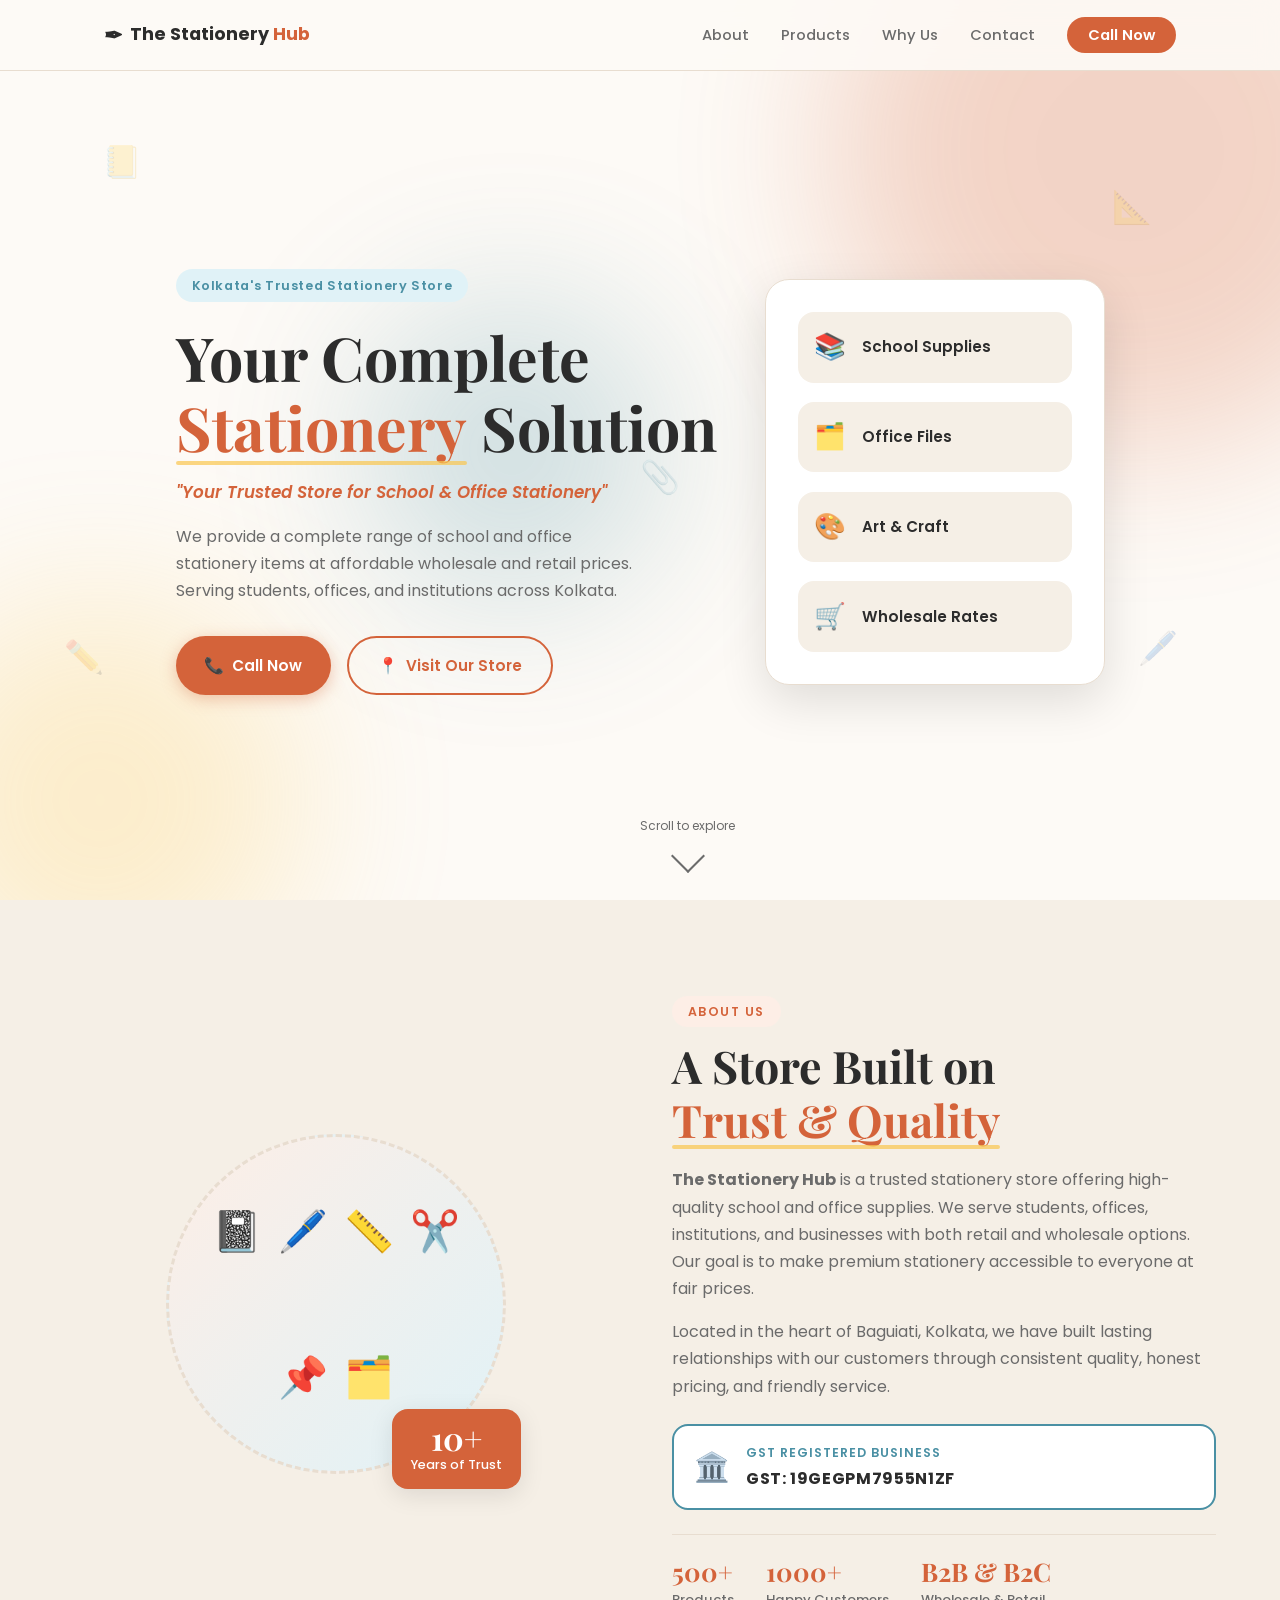
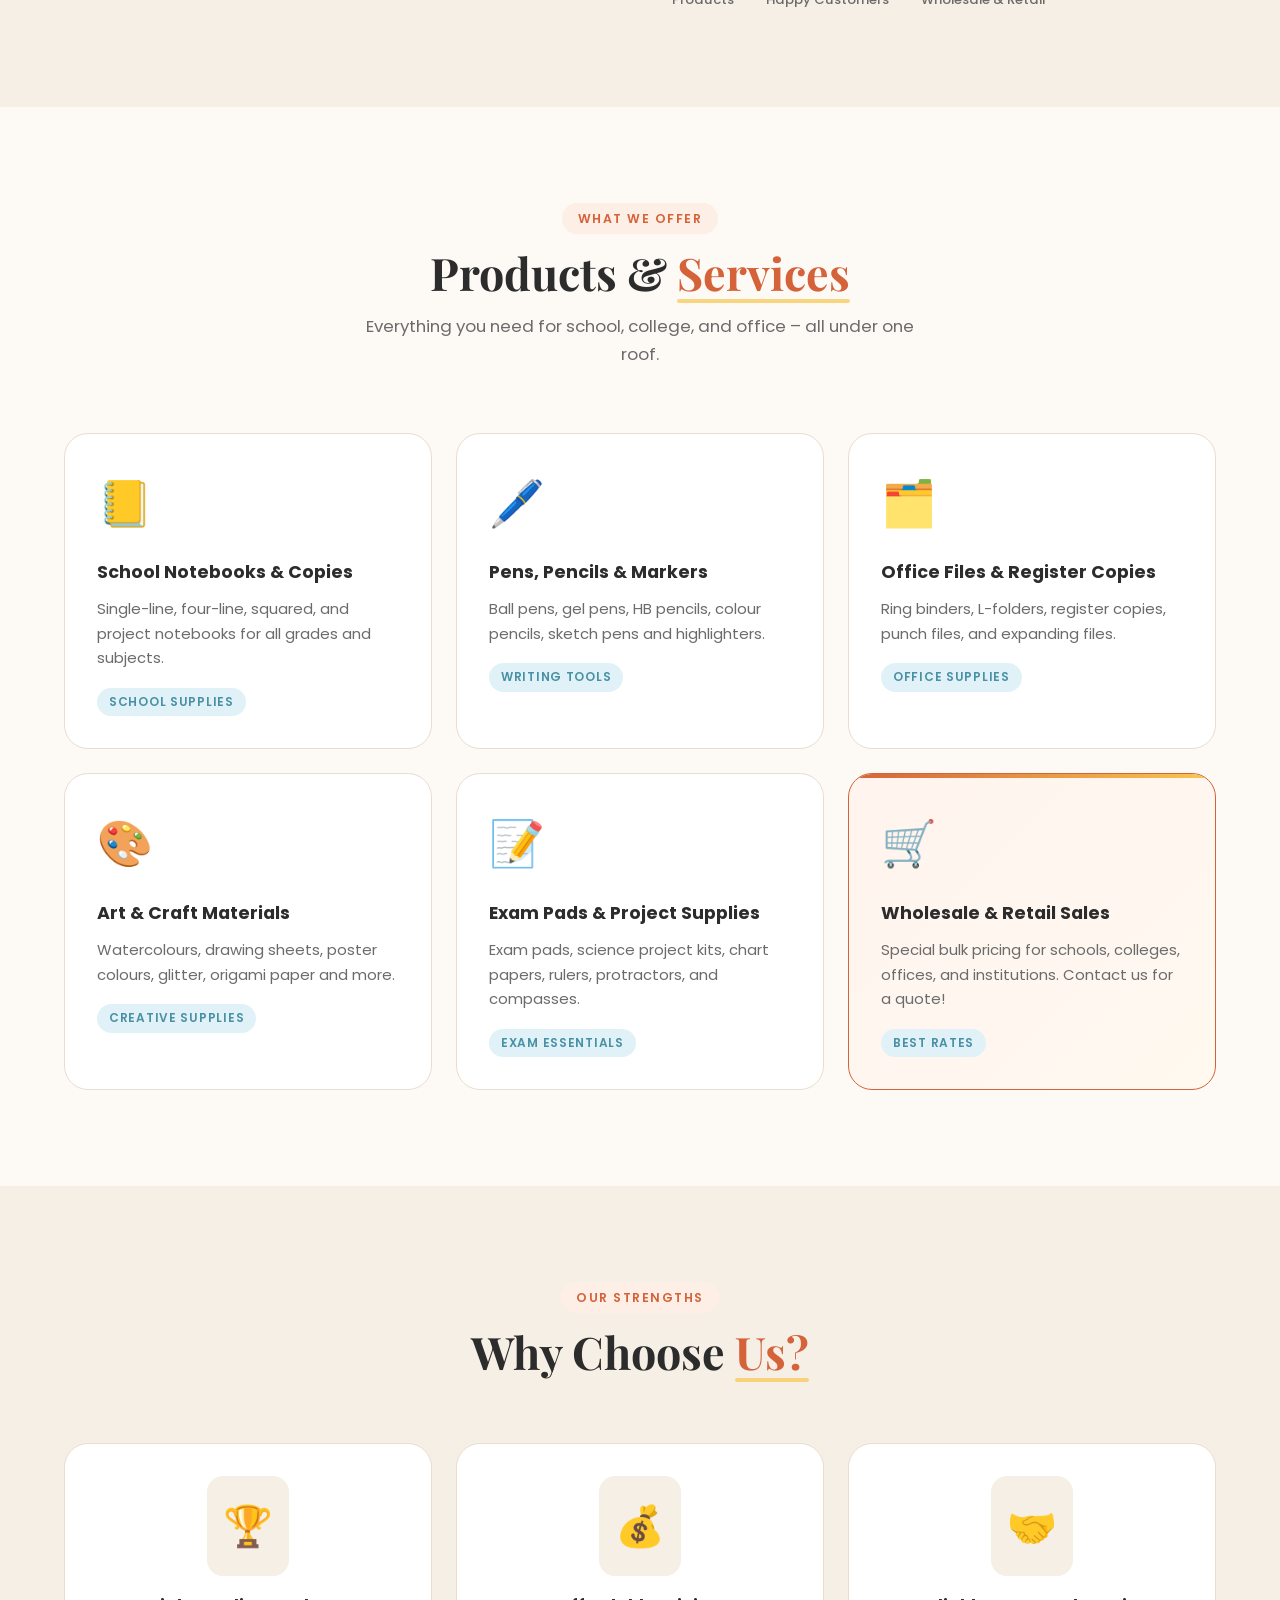
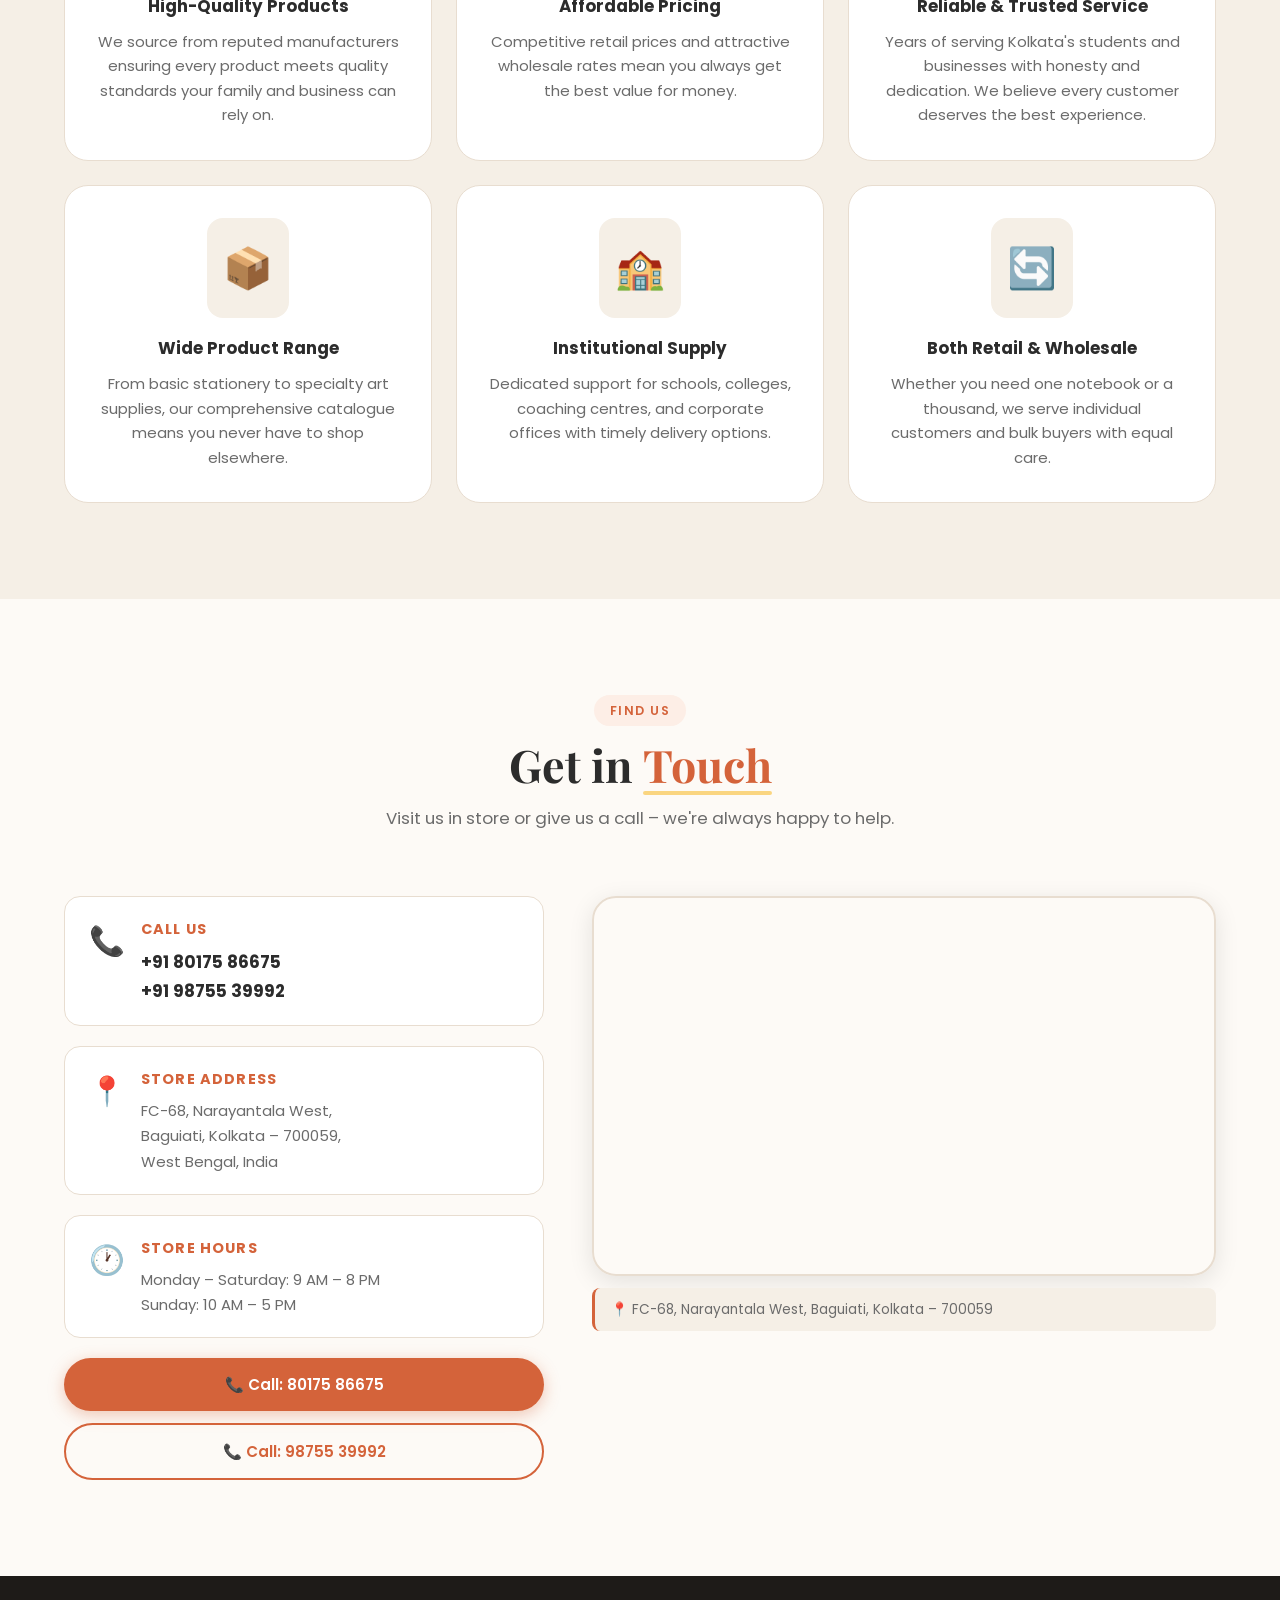
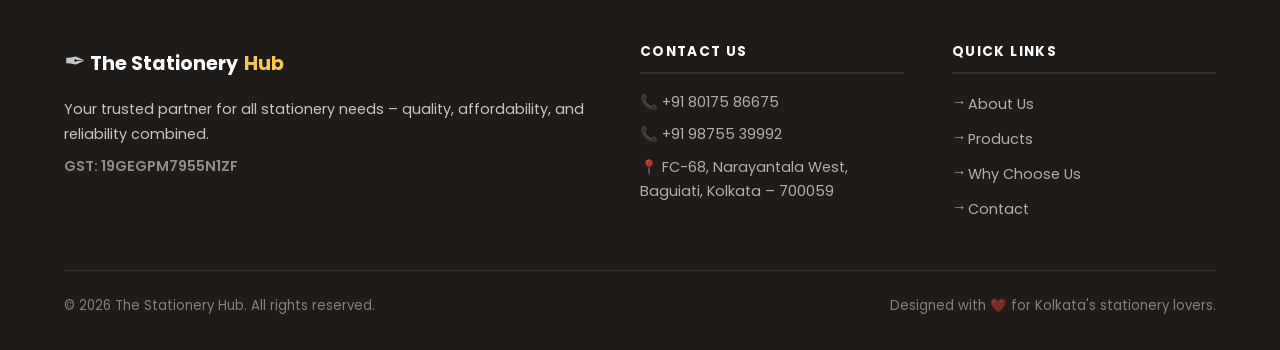
<file: files/index.html>
<!DOCTYPE html>
<html lang="en">
<head>
  <!-- =============================================
       SEO Meta Tags
  ============================================== -->
  <meta charset="UTF-8" />
  <meta name="viewport" content="width=device-width, initial-scale=1.0" />
  <meta name="description" content="The Stationery Hub – Your trusted store for school and office stationery in Baguiati, Kolkata. Wholesale and retail pricing available." />
  <meta name="keywords" content="stationery, school supplies, office supplies, notebooks, pens, files, Baguiati, Kolkata, wholesale stationery, retail stationery" />
  <meta name="author" content="The Stationery Hub" />
  <meta property="og:title" content="The Stationery Hub – School & Office Stationery" />
  <meta property="og:description" content="Complete range of school and office stationery at affordable wholesale and retail prices." />
  <meta property="og:type" content="website" />
  <title>The Stationery Hub – School &amp; Office Stationery, Kolkata</title>

  <!-- Google Fonts -->
  <link rel="preconnect" href="https://fonts.googleapis.com" />
  <link rel="preconnect" href="https://fonts.gstatic.com" crossorigin />
  <link href="https://fonts.googleapis.com/css2?family=Poppins:wght@300;400;500;600;700;800&family=Playfair+Display:wght@700;800&display=swap" rel="stylesheet" />

  <!-- Stylesheet -->
  <link rel="stylesheet" href="style.css" />
</head>
<body>

  <!-- =============================================
       NAVIGATION / HEADER
  ============================================== -->
  <header class="site-header" id="top">
    <nav class="navbar">
      <!-- Logo -->
      <a href="#top" class="nav-logo">
        <span class="logo-icon">✒</span>
        <span class="logo-text">The Stationery <em>Hub</em></span>
      </a>

      <!-- Desktop Navigation Links -->
      <ul class="nav-links" id="navLinks">
        <li><a href="#about">About</a></li>
        <li><a href="#products">Products</a></li>
        <li><a href="#why-us">Why Us</a></li>
        <li><a href="#contact">Contact</a></li>
        <li><a href="tel:8017586675" class="nav-cta">Call Now</a></li>
      </ul>

      <!-- Hamburger Button (Mobile) -->
      <button class="hamburger" id="hamburger" aria-label="Toggle navigation menu">
        <span></span>
        <span></span>
        <span></span>
      </button>
    </nav>
  </header>

  <main>

    <!-- =============================================
         HERO SECTION
    ============================================== -->
    <section class="hero" id="hero">
      <!-- Decorative background blobs -->
      <div class="blob blob-1"></div>
      <div class="blob blob-2"></div>
      <div class="blob blob-3"></div>

      <!-- Floating stationery illustrations -->
      <div class="float-item fi-1">📒</div>
      <div class="float-item fi-2">✏️</div>
      <div class="float-item fi-3">📐</div>
      <div class="float-item fi-4">🖊️</div>
      <div class="float-item fi-5">📎</div>

      <div class="hero-content">
        <span class="hero-badge">Kolkata's Trusted Stationery Store</span>
        <h1 class="hero-title">
          Your Complete<br />
          <span class="highlight">Stationery</span> Solution
        </h1>
        <p class="hero-tagline">"Your Trusted Store for School &amp; Office Stationery"</p>
        <p class="hero-desc">
          We provide a complete range of school and office stationery items at affordable
          wholesale and retail prices. Serving students, offices, and institutions across Kolkata.
        </p>
        <div class="hero-buttons">
          <a href="tel:8017586675" class="btn btn-primary">
            <span class="btn-icon">📞</span> Call Now
          </a>
          <a href="#contact" class="btn btn-outline">
            <span class="btn-icon">📍</span> Visit Our Store
          </a>
        </div>
      </div>

      <!-- Decorative card -->
      <div class="hero-card">
        <div class="hero-card-inner">
          <div class="card-row"><span>📚</span><p>School Supplies</p></div>
          <div class="card-row"><span>🗂️</span><p>Office Files</p></div>
          <div class="card-row"><span>🎨</span><p>Art &amp; Craft</p></div>
          <div class="card-row"><span>🛒</span><p>Wholesale Rates</p></div>
        </div>
      </div>

      <!-- Scroll cue -->
      <div class="scroll-cue">
        <span>Scroll to explore</span>
        <div class="scroll-arrow"></div>
      </div>
    </section>

    <!-- =============================================
         ABOUT SECTION
    ============================================== -->
    <section class="about section-pad" id="about">
      <div class="container">
        <div class="about-grid">

          <!-- Illustration side -->
          <div class="about-visual" aria-hidden="true">
            <div class="about-illus-wrap">
              <div class="illus-circle"></div>
              <div class="illus-items">
                <div class="illus-item">📓</div>
                <div class="illus-item">🖊️</div>
                <div class="illus-item">📏</div>
                <div class="illus-item">✂️</div>
                <div class="illus-item">📌</div>
                <div class="illus-item">🗂️</div>
              </div>
              <div class="illus-badge">
                <span class="illus-badge-num">10+</span>
                <span>Years of Trust</span>
              </div>
            </div>
          </div>

          <!-- Text side -->
          <div class="about-text">
            <span class="section-label">About Us</span>
            <h2 class="section-title">A Store Built on <span class="highlight">Trust &amp; Quality</span></h2>
            <p>
              <strong>The Stationery Hub</strong> is a trusted stationery store offering high-quality
              school and office supplies. We serve students, offices, institutions, and businesses with
              both retail and wholesale options. Our goal is to make premium stationery accessible to
              everyone at fair prices.
            </p>
            <p>
              Located in the heart of Baguiati, Kolkata, we have built lasting relationships with our
              customers through consistent quality, honest pricing, and friendly service.
            </p>

            <!-- GST Badge -->
            <div class="gst-badge">
              <span class="gst-icon">🏛️</span>
              <div>
                <span class="gst-label">GST Registered Business</span>
                <span class="gst-number">GST: 19GEGPM7955N1ZF</span>
              </div>
            </div>

            <div class="about-stats">
              <div class="stat">
                <span class="stat-num">500+</span>
                <span class="stat-label">Products</span>
              </div>
              <div class="stat">
                <span class="stat-num">1000+</span>
                <span class="stat-label">Happy Customers</span>
              </div>
              <div class="stat">
                <span class="stat-num">B2B &amp; B2C</span>
                <span class="stat-label">Wholesale &amp; Retail</span>
              </div>
            </div>
          </div>
        </div>
      </div>
    </section>

    <!-- =============================================
         PRODUCTS & SERVICES SECTION
    ============================================== -->
    <section class="products section-pad" id="products">
      <div class="container">
        <div class="section-header">
          <span class="section-label">What We Offer</span>
          <h2 class="section-title">Products &amp; <span class="highlight">Services</span></h2>
          <p class="section-sub">Everything you need for school, college, and office – all under one roof.</p>
        </div>

        <div class="products-grid">

          <article class="product-card">
            <div class="pc-icon">📒</div>
            <h3>School Notebooks &amp; Copies</h3>
            <p>Single-line, four-line, squared, and project notebooks for all grades and subjects.</p>
            <div class="pc-tag">School Supplies</div>
          </article>

          <article class="product-card">
            <div class="pc-icon">🖊️</div>
            <h3>Pens, Pencils &amp; Markers</h3>
            <p>Ball pens, gel pens, HB pencils, colour pencils, sketch pens and highlighters.</p>
            <div class="pc-tag">Writing Tools</div>
          </article>

          <article class="product-card">
            <div class="pc-icon">🗂️</div>
            <h3>Office Files &amp; Register Copies</h3>
            <p>Ring binders, L-folders, register copies, punch files, and expanding files.</p>
            <div class="pc-tag">Office Supplies</div>
          </article>

          <article class="product-card">
            <div class="pc-icon">🎨</div>
            <h3>Art &amp; Craft Materials</h3>
            <p>Watercolours, drawing sheets, poster colours, glitter, origami paper and more.</p>
            <div class="pc-tag">Creative Supplies</div>
          </article>

          <article class="product-card">
            <div class="pc-icon">📝</div>
            <h3>Exam Pads &amp; Project Supplies</h3>
            <p>Exam pads, science project kits, chart papers, rulers, protractors, and compasses.</p>
            <div class="pc-tag">Exam Essentials</div>
          </article>

          <article class="product-card product-card--accent">
            <div class="pc-icon">🛒</div>
            <h3>Wholesale &amp; Retail Sales</h3>
            <p>Special bulk pricing for schools, colleges, offices, and institutions. Contact us for a quote!</p>
            <div class="pc-tag">Best Rates</div>
          </article>

        </div>
      </div>
    </section>

    <!-- =============================================
         WHY CHOOSE US SECTION
    ============================================== -->
    <section class="why-us section-pad" id="why-us">
      <div class="container">
        <div class="section-header">
          <span class="section-label">Our Strengths</span>
          <h2 class="section-title">Why Choose <span class="highlight">Us?</span></h2>
        </div>

        <div class="why-grid">

          <div class="why-card">
            <div class="why-icon">🏆</div>
            <h3>High-Quality Products</h3>
            <p>We source from reputed manufacturers ensuring every product meets quality standards your family and business can rely on.</p>
          </div>

          <div class="why-card">
            <div class="why-icon">💰</div>
            <h3>Affordable Pricing</h3>
            <p>Competitive retail prices and attractive wholesale rates mean you always get the best value for money.</p>
          </div>

          <div class="why-card">
            <div class="why-icon">🤝</div>
            <h3>Reliable &amp; Trusted Service</h3>
            <p>Years of serving Kolkata's students and businesses with honesty and dedication. We believe every customer deserves the best experience.</p>
          </div>

          <div class="why-card">
            <div class="why-icon">📦</div>
            <h3>Wide Product Range</h3>
            <p>From basic stationery to specialty art supplies, our comprehensive catalogue means you never have to shop elsewhere.</p>
          </div>

          <div class="why-card">
            <div class="why-icon">🏫</div>
            <h3>Institutional Supply</h3>
            <p>Dedicated support for schools, colleges, coaching centres, and corporate offices with timely delivery options.</p>
          </div>

          <div class="why-card">
            <div class="why-icon">🔄</div>
            <h3>Both Retail &amp; Wholesale</h3>
            <p>Whether you need one notebook or a thousand, we serve individual customers and bulk buyers with equal care.</p>
          </div>

        </div>
      </div>
    </section>

    <!-- =============================================
         CONTACT SECTION
    ============================================== -->
    <section class="contact section-pad" id="contact">
      <div class="container">
        <div class="section-header">
          <span class="section-label">Find Us</span>
          <h2 class="section-title">Get in <span class="highlight">Touch</span></h2>
          <p class="section-sub">Visit us in store or give us a call – we're always happy to help.</p>
        </div>

        <div class="contact-grid">

          <!-- Contact Info Cards -->
          <div class="contact-info">

            <div class="contact-card">
              <div class="cc-icon">📞</div>
              <div class="cc-body">
                <h3>Call Us</h3>
                <a href="tel:8017586675" class="phone-link">+91 80175 86675</a>
                <a href="tel:9875539992" class="phone-link">+91 98755 39992</a>
              </div>
            </div>

            <div class="contact-card">
              <div class="cc-icon">📍</div>
              <div class="cc-body">
                <h3>Store Address</h3>
                <address>
                  FC-68, Narayantala West,<br />
                  Baguiati, Kolkata – 700059,<br />
                  West Bengal, India
                </address>
              </div>
            </div>

            <div class="contact-card">
              <div class="cc-icon">🕐</div>
              <div class="cc-body">
                <h3>Store Hours</h3>
                <p>Monday – Saturday: 9 AM – 8 PM</p>
                <p>Sunday: 10 AM – 5 PM</p>
              </div>
            </div>

            <!-- CTA Buttons -->
            <div class="contact-cta-group">
              <a href="tel:8017586675" class="btn btn-primary btn-full">📞 Call: 80175 86675</a>
              <a href="tel:9875539992" class="btn btn-outline btn-full">📞 Call: 98755 39992</a>
            </div>
          </div>

          <!-- Map Embed -->
          <div class="contact-map">
            <div class="map-wrapper">
              <!-- Google Maps embed for Baguiati, Kolkata area -->
              <iframe
                title="The Stationery Hub Location – Baguiati, Kolkata"
                src="https://www.google.com/maps/embed?pb=!1m18!1m12!1m3!1d14727.714866437086!2d88.39786!3d22.62200!2m3!1f0!2f0!3f0!3m2!1i1024!2i768!4f13.1!3m3!1m2!1s0x39f89e7000000001%3A0x0!2sBaguiati%2C%20Kolkata%2C%20West%20Bengal%20700059!5e0!3m2!1sen!2sin!4v1700000000000!5m2!1sen!2sin"
                width="100%"
                height="100%"
                style="border:0;"
                allowfullscreen=""
                loading="lazy"
                referrerpolicy="no-referrer-when-downgrade">
              </iframe>
            </div>
            <div class="map-label">
              <span>📍 FC-68, Narayantala West, Baguiati, Kolkata – 700059</span>
            </div>
          </div>

        </div>
      </div>
    </section>

  </main>

  <!-- =============================================
       FOOTER
  ============================================== -->
  <footer class="site-footer">
    <div class="container">
      <div class="footer-grid">

        <div class="footer-brand">
          <span class="logo-icon">✒</span>
          <span class="logo-text">The Stationery <em>Hub</em></span>
          <p>Your trusted partner for all stationery needs – quality, affordability, and reliability combined.</p>
          <p class="footer-gst">GST: 19GEGPM7955N1ZF</p>
        </div>

        <div class="footer-contact">
          <h4>Contact Us</h4>
          <a href="tel:8017586675">📞 +91 80175 86675</a>
          <a href="tel:9875539992">📞 +91 98755 39992</a>
          <address>
            📍 FC-68, Narayantala West,<br />
            Baguiati, Kolkata – 700059
          </address>
        </div>

        <div class="footer-links">
          <h4>Quick Links</h4>
          <ul>
            <li><a href="#about">About Us</a></li>
            <li><a href="#products">Products</a></li>
            <li><a href="#why-us">Why Choose Us</a></li>
            <li><a href="#contact">Contact</a></li>
          </ul>
        </div>

      </div>

      <div class="footer-bottom">
        <p>© 2026 The Stationery Hub. All rights reserved.</p>
        <p>Designed with ❤️ for Kolkata's stationery lovers.</p>
      </div>
    </div>
  </footer>

  <!-- JavaScript -->
  <script src="script.js"></script>
</body>
</html>
</file>
<file: files/style.css>
/* ================================================
   THE STATIONERY HUB – style.css
   Custom CSS (no framework) | Mobile-first design
   ================================================ */

/* -----------------------------------
   CSS CUSTOM PROPERTIES (Variables)
----------------------------------- */
:root {
  /* Brand Palette */
  --clr-bg:          #FDFAF6;         /* warm off-white */
  --clr-bg-alt:      #F5EFE6;         /* light peach section bg */
  --clr-primary:     #D4633A;         /* terracotta-orange */
  --clr-primary-dk:  #B84E2C;
  --clr-accent:      #4A90A4;         /* slate teal accent */
  --clr-accent-lt:   #E0F2F7;
  --clr-yellow:      #F9C74F;
  --clr-green:       #90BE6D;
  --clr-text:        #2C2C2C;
  --clr-text-lt:     #6B6B6B;
  --clr-white:       #FFFFFF;
  --clr-border:      #E8DDD0;

  /* Typography */
  --font-main: 'Poppins', sans-serif;
  --font-display: 'Playfair Display', serif;

  /* Spacing */
  --sp-xs:  0.5rem;
  --sp-sm:  1rem;
  --sp-md:  2rem;
  --sp-lg:  4rem;
  --sp-xl:  6rem;

  /* Radii */
  --radius-sm: 8px;
  --radius-md: 16px;
  --radius-lg: 24px;
  --radius-xl: 40px;
  --radius-full: 9999px;

  /* Shadows */
  --shadow-sm: 0 2px 8px rgba(0,0,0,0.08);
  --shadow-md: 0 6px 24px rgba(0,0,0,0.10);
  --shadow-lg: 0 16px 48px rgba(0,0,0,0.12);

  /* Transitions */
  --ease: cubic-bezier(0.4, 0, 0.2, 1);
  --transition: 0.3s var(--ease);
}

/* -----------------------------------
   RESET & BASE
----------------------------------- */
*, *::before, *::after { box-sizing: border-box; margin: 0; padding: 0; }
html { scroll-behavior: smooth; font-size: 16px; }
body {
  font-family: var(--font-main);
  background: var(--clr-bg);
  color: var(--clr-text);
  line-height: 1.7;
  overflow-x: hidden;
}
img { max-width: 100%; display: block; }
a { text-decoration: none; color: inherit; }
ul { list-style: none; }
address { font-style: normal; }
button { cursor: pointer; border: none; background: none; font-family: inherit; }

/* -----------------------------------
   CONTAINER & LAYOUT UTILITIES
----------------------------------- */
.container {
  width: 90%;
  max-width: 1200px;
  margin: 0 auto;
}

.section-pad { padding: var(--sp-xl) 0; }

.section-header {
  text-align: center;
  margin-bottom: var(--sp-lg);
}

.section-label {
  display: inline-block;
  font-size: 0.78rem;
  font-weight: 600;
  letter-spacing: 0.12em;
  text-transform: uppercase;
  color: var(--clr-primary);
  background: #FDEEE6;
  padding: 0.3rem 1rem;
  border-radius: var(--radius-full);
  margin-bottom: 0.75rem;
}

.section-title {
  font-family: var(--font-display);
  font-size: clamp(1.8rem, 4vw, 2.8rem);
  line-height: 1.2;
  color: var(--clr-text);
  margin-bottom: 0.75rem;
}

.section-sub {
  font-size: 1.05rem;
  color: var(--clr-text-lt);
  max-width: 560px;
  margin: 0 auto;
}

.highlight {
  color: var(--clr-primary);
  position: relative;
  display: inline-block;
}
.highlight::after {
  content: '';
  position: absolute;
  left: 0; bottom: -3px;
  width: 100%; height: 4px;
  background: var(--clr-yellow);
  border-radius: 2px;
  opacity: 0.7;
}

/* -----------------------------------
   BUTTONS
----------------------------------- */
.btn {
  display: inline-flex;
  align-items: center;
  gap: 0.5rem;
  padding: 0.85rem 1.8rem;
  border-radius: var(--radius-full);
  font-size: 0.95rem;
  font-weight: 600;
  font-family: var(--font-main);
  transition: transform var(--transition), box-shadow var(--transition), background var(--transition);
  white-space: nowrap;
}
.btn:hover { transform: translateY(-2px); }
.btn:active { transform: translateY(0); }

.btn-primary {
  background: var(--clr-primary);
  color: var(--clr-white);
  box-shadow: 0 4px 16px rgba(212, 99, 58, 0.35);
}
.btn-primary:hover {
  background: var(--clr-primary-dk);
  box-shadow: 0 8px 24px rgba(212, 99, 58, 0.45);
}

.btn-outline {
  background: transparent;
  color: var(--clr-primary);
  border: 2px solid var(--clr-primary);
}
.btn-outline:hover {
  background: var(--clr-primary);
  color: var(--clr-white);
}

.btn-full { width: 100%; justify-content: center; }

.btn-icon { font-size: 1rem; }

/* -----------------------------------
   NAVIGATION
----------------------------------- */
.site-header {
  position: fixed;
  top: 0; left: 0; right: 0;
  z-index: 1000;
  background: rgba(253, 250, 246, 0.92);
  backdrop-filter: blur(12px);
  -webkit-backdrop-filter: blur(12px);
  border-bottom: 1px solid var(--clr-border);
  transition: box-shadow var(--transition);
}
.site-header.scrolled { box-shadow: var(--shadow-md); }

.navbar {
  display: flex;
  align-items: center;
  justify-content: space-between;
  padding: 1rem 5%;
  max-width: 1200px;
  margin: 0 auto;
}

.nav-logo {
  display: flex;
  align-items: center;
  gap: 0.5rem;
  font-weight: 700;
  font-size: 1.1rem;
  color: var(--clr-text);
}
.nav-logo .logo-icon { font-size: 1.4rem; }
.nav-logo em {
  font-style: normal;
  color: var(--clr-primary);
}

.nav-links {
  display: flex;
  align-items: center;
  gap: 2rem;
}
.nav-links a {
  font-size: 0.92rem;
  font-weight: 500;
  color: var(--clr-text-lt);
  transition: color var(--transition);
  position: relative;
}
.nav-links a:not(.nav-cta):hover { color: var(--clr-primary); }
.nav-links a:not(.nav-cta)::after {
  content: '';
  position: absolute;
  left: 0; bottom: -3px;
  width: 0; height: 2px;
  background: var(--clr-primary);
  transition: width var(--transition);
  border-radius: 2px;
}
.nav-links a:not(.nav-cta):hover::after { width: 100%; }

.nav-cta {
  background: var(--clr-primary);
  color: var(--clr-white) !important;
  padding: 0.5rem 1.3rem;
  border-radius: var(--radius-full);
  font-weight: 600 !important;
  transition: background var(--transition), box-shadow var(--transition) !important;
}
.nav-cta:hover {
  background: var(--clr-primary-dk) !important;
  box-shadow: 0 4px 16px rgba(212, 99, 58, 0.3);
}

/* Hamburger */
.hamburger {
  display: none;
  flex-direction: column;
  gap: 5px;
  width: 30px;
  padding: 4px 0;
}
.hamburger span {
  display: block;
  height: 2.5px;
  background: var(--clr-text);
  border-radius: 2px;
  transition: transform var(--transition), opacity var(--transition);
}

/* -----------------------------------
   HERO SECTION
----------------------------------- */
.hero {
  min-height: 100vh;
  padding: calc(80px + 3rem) 5% 4rem;
  display: flex;
  align-items: center;
  justify-content: center;
  gap: 3rem;
  flex-wrap: wrap;
  position: relative;
  overflow: hidden;
  background: var(--clr-bg);
}

/* Background blobs */
.blob {
  position: absolute;
  border-radius: 50%;
  filter: blur(80px);
  opacity: 0.25;
  pointer-events: none;
}
.blob-1 {
  width: 600px; height: 600px;
  background: var(--clr-primary);
  top: -150px; right: -150px;
}
.blob-2 {
  width: 400px; height: 400px;
  background: var(--clr-yellow);
  bottom: -100px; left: -100px;
}
.blob-3 {
  width: 300px; height: 300px;
  background: var(--clr-accent);
  top: 50%; left: 40%;
  transform: translate(-50%, -50%);
}

/* Floating emoji items */
.float-item {
  position: absolute;
  font-size: 2rem;
  opacity: 0.18;
  user-select: none;
  pointer-events: none;
  animation: floatLoop 8s ease-in-out infinite;
}
.fi-1 { top: 15%; left: 8%; animation-delay: 0s; }
.fi-2 { top: 70%; left: 5%; animation-delay: 1.5s; }
.fi-3 { top: 20%; right: 10%; animation-delay: 3s; }
.fi-4 { bottom: 25%; right: 8%; animation-delay: 0.8s; }
.fi-5 { top: 50%; left: 50%; animation-delay: 2s; }

@keyframes floatLoop {
  0%, 100% { transform: translateY(0) rotate(0deg); }
  50% { transform: translateY(-18px) rotate(8deg); }
}

.hero-content {
  max-width: 580px;
  position: relative;
  z-index: 1;
  animation: fadeUp 0.8s var(--ease) both;
}

.hero-badge {
  display: inline-block;
  background: var(--clr-accent-lt);
  color: var(--clr-accent);
  font-size: 0.8rem;
  font-weight: 600;
  padding: 0.35rem 1rem;
  border-radius: var(--radius-full);
  margin-bottom: 1.25rem;
  letter-spacing: 0.05em;
}

.hero-title {
  font-family: var(--font-display);
  font-size: clamp(2.2rem, 5.5vw, 3.8rem);
  line-height: 1.15;
  margin-bottom: 1rem;
  color: var(--clr-text);
}

.hero-tagline {
  font-size: 1.05rem;
  font-weight: 600;
  color: var(--clr-primary);
  margin-bottom: 1rem;
  font-style: italic;
}

.hero-desc {
  font-size: 1rem;
  color: var(--clr-text-lt);
  margin-bottom: 2rem;
  max-width: 480px;
}

.hero-buttons {
  display: flex;
  gap: 1rem;
  flex-wrap: wrap;
}

/* Hero card */
.hero-card {
  background: var(--clr-white);
  border-radius: var(--radius-lg);
  padding: 2rem;
  box-shadow: var(--shadow-lg);
  width: min(340px, 100%);
  position: relative;
  z-index: 1;
  animation: fadeUp 0.8s var(--ease) 0.2s both;
  border: 1px solid var(--clr-border);
}

.hero-card-inner { display: flex; flex-direction: column; gap: 1.2rem; }

.card-row {
  display: flex;
  align-items: center;
  gap: 1rem;
  padding: 0.85rem 1rem;
  background: var(--clr-bg-alt);
  border-radius: var(--radius-md);
  transition: background var(--transition), transform var(--transition);
}
.card-row:hover { background: #FDEEE6; transform: translateX(4px); }
.card-row span { font-size: 1.6rem; }
.card-row p { font-weight: 600; font-size: 0.95rem; }

/* Scroll cue */
.scroll-cue {
  position: absolute;
  bottom: 2rem; left: 50%;
  transform: translateX(-50%);
  display: flex; flex-direction: column;
  align-items: center; gap: 0.5rem;
  font-size: 0.75rem;
  color: var(--clr-text-lt);
  animation: fadeUp 1s var(--ease) 1s both;
}
.scroll-arrow {
  width: 24px; height: 24px;
  border-right: 2px solid var(--clr-text-lt);
  border-bottom: 2px solid var(--clr-text-lt);
  transform: rotate(45deg);
  animation: bounce 1.5s ease-in-out infinite;
}
@keyframes bounce { 0%, 100% { transform: rotate(45deg) translateY(0); } 50% { transform: rotate(45deg) translateY(6px); } }

/* -----------------------------------
   ABOUT SECTION
----------------------------------- */
.about { background: var(--clr-bg-alt); }

.about-grid {
  display: grid;
  grid-template-columns: 1fr 1fr;
  gap: 4rem;
  align-items: center;
}

/* Visual side */
.about-visual { display: flex; justify-content: center; }
.about-illus-wrap {
  position: relative;
  width: 340px; height: 340px;
}
.illus-circle {
  width: 100%; height: 100%;
  border-radius: 50%;
  background: linear-gradient(135deg, #FDEEE6 0%, #E0F2F7 100%);
  border: 3px dashed var(--clr-border);
}
.illus-items {
  position: absolute;
  inset: 0;
  display: flex;
  align-items: center;
  justify-content: center;
  flex-wrap: wrap;
  gap: 1rem;
  padding: 2rem;
}
.illus-item {
  font-size: 2.5rem;
  animation: floatLoop 6s ease-in-out infinite;
}
.illus-item:nth-child(2) { animation-delay: 1s; }
.illus-item:nth-child(3) { animation-delay: 2s; }
.illus-item:nth-child(4) { animation-delay: 0.5s; }
.illus-item:nth-child(5) { animation-delay: 1.5s; }
.illus-item:nth-child(6) { animation-delay: 2.5s; }

.illus-badge {
  position: absolute;
  bottom: -15px; right: -15px;
  background: var(--clr-primary);
  color: var(--clr-white);
  border-radius: var(--radius-md);
  padding: 0.8rem 1.2rem;
  text-align: center;
  box-shadow: var(--shadow-md);
  display: flex; flex-direction: column;
  font-size: 0.8rem;
  font-weight: 500;
}
.illus-badge-num {
  font-family: var(--font-display);
  font-size: 2rem;
  font-weight: 700;
  line-height: 1;
}

/* About text side */
.about-text .section-label { margin-bottom: 0.75rem; }
.about-text .section-title { text-align: left; margin-bottom: 1.25rem; }
.about-text p { color: var(--clr-text-lt); margin-bottom: 1rem; }

.gst-badge {
  display: flex;
  align-items: center;
  gap: 1rem;
  background: var(--clr-white);
  border: 2px solid var(--clr-accent);
  border-radius: var(--radius-md);
  padding: 1rem 1.25rem;
  margin: 1.5rem 0;
}
.gst-icon { font-size: 1.8rem; }
.gst-badge > div { display: flex; flex-direction: column; gap: 2px; }
.gst-label { font-size: 0.78rem; font-weight: 600; color: var(--clr-accent); text-transform: uppercase; letter-spacing: 0.08em; }
.gst-number { font-size: 1rem; font-weight: 700; color: var(--clr-text); letter-spacing: 0.04em; }

.about-stats {
  display: flex;
  gap: 2rem;
  flex-wrap: wrap;
  margin-top: 1.5rem;
  padding-top: 1.5rem;
  border-top: 1px solid var(--clr-border);
}
.stat { display: flex; flex-direction: column; gap: 4px; }
.stat-num {
  font-family: var(--font-display);
  font-size: 1.6rem;
  font-weight: 700;
  color: var(--clr-primary);
  line-height: 1;
}
.stat-label { font-size: 0.82rem; color: var(--clr-text-lt); font-weight: 500; }

/* -----------------------------------
   PRODUCTS SECTION
----------------------------------- */
.products { background: var(--clr-bg); }

.products-grid {
  display: grid;
  grid-template-columns: repeat(auto-fit, minmax(300px, 1fr));
  gap: 1.5rem;
}

.product-card {
  background: var(--clr-white);
  border: 1px solid var(--clr-border);
  border-radius: var(--radius-lg);
  padding: 2rem;
  transition: transform var(--transition), box-shadow var(--transition), border-color var(--transition);
  position: relative;
  overflow: hidden;
}
.product-card::before {
  content: '';
  position: absolute;
  top: 0; left: 0; right: 0;
  height: 4px;
  background: linear-gradient(90deg, var(--clr-primary), var(--clr-yellow));
  opacity: 0;
  transition: opacity var(--transition);
}
.product-card:hover {
  transform: translateY(-6px);
  box-shadow: var(--shadow-lg);
  border-color: transparent;
}
.product-card:hover::before { opacity: 1; }

.product-card--accent {
  background: linear-gradient(135deg, #FFF4EE 0%, #FFF9F0 100%);
  border-color: var(--clr-primary);
}
.product-card--accent::before { opacity: 1; }

.pc-icon { font-size: 2.8rem; margin-bottom: 1rem; }
.product-card h3 {
  font-size: 1.1rem;
  font-weight: 700;
  margin-bottom: 0.6rem;
  color: var(--clr-text);
}
.product-card p {
  font-size: 0.93rem;
  color: var(--clr-text-lt);
  line-height: 1.65;
  margin-bottom: 1rem;
}
.pc-tag {
  display: inline-block;
  font-size: 0.75rem;
  font-weight: 600;
  color: var(--clr-accent);
  background: var(--clr-accent-lt);
  padding: 0.25rem 0.75rem;
  border-radius: var(--radius-full);
  text-transform: uppercase;
  letter-spacing: 0.06em;
}

/* -----------------------------------
   WHY CHOOSE US SECTION
----------------------------------- */
.why-us { background: var(--clr-bg-alt); }

.why-grid {
  display: grid;
  grid-template-columns: repeat(auto-fit, minmax(280px, 1fr));
  gap: 1.5rem;
}

.why-card {
  background: var(--clr-white);
  border-radius: var(--radius-lg);
  padding: 2rem;
  text-align: center;
  border: 1px solid var(--clr-border);
  transition: transform var(--transition), box-shadow var(--transition);
}
.why-card:hover {
  transform: translateY(-5px);
  box-shadow: var(--shadow-md);
}
.why-icon {
  font-size: 2.5rem;
  margin-bottom: 1rem;
  display: inline-block;
  padding: 1rem;
  background: var(--clr-bg-alt);
  border-radius: var(--radius-md);
}
.why-card h3 {
  font-size: 1.05rem;
  font-weight: 700;
  margin-bottom: 0.6rem;
  color: var(--clr-text);
}
.why-card p { font-size: 0.93rem; color: var(--clr-text-lt); line-height: 1.65; }

/* -----------------------------------
   CONTACT SECTION
----------------------------------- */
.contact { background: var(--clr-bg); }

.contact-grid {
  display: grid;
  grid-template-columns: 1fr 1.3fr;
  gap: 3rem;
  align-items: start;
}

.contact-info { display: flex; flex-direction: column; gap: 1.25rem; }

.contact-card {
  display: flex;
  gap: 1rem;
  align-items: flex-start;
  background: var(--clr-white);
  border: 1px solid var(--clr-border);
  border-radius: var(--radius-md);
  padding: 1.25rem 1.5rem;
  transition: box-shadow var(--transition), transform var(--transition);
}
.contact-card:hover { box-shadow: var(--shadow-md); transform: translateX(4px); }
.cc-icon { font-size: 1.8rem; flex-shrink: 0; }
.cc-body h3 { font-size: 0.9rem; font-weight: 700; color: var(--clr-primary); text-transform: uppercase; letter-spacing: 0.08em; margin-bottom: 0.4rem; }
.cc-body p { font-size: 0.93rem; color: var(--clr-text-lt); }
.cc-body address { font-size: 0.93rem; color: var(--clr-text-lt); line-height: 1.7; }

.phone-link {
  display: block;
  font-size: 1.05rem;
  font-weight: 700;
  color: var(--clr-text);
  transition: color var(--transition);
}
.phone-link:hover { color: var(--clr-primary); }

.contact-cta-group { display: flex; flex-direction: column; gap: 0.75rem; }

/* Map */
.contact-map { display: flex; flex-direction: column; gap: 0.75rem; }
.map-wrapper {
  width: 100%; height: 380px;
  border-radius: var(--radius-lg);
  overflow: hidden;
  box-shadow: var(--shadow-md);
  border: 2px solid var(--clr-border);
}
.map-label {
  font-size: 0.85rem;
  color: var(--clr-text-lt);
  background: var(--clr-bg-alt);
  padding: 0.6rem 1rem;
  border-radius: var(--radius-sm);
  border-left: 3px solid var(--clr-primary);
}

/* -----------------------------------
   FOOTER
----------------------------------- */
.site-footer {
  background: #1E1B18;
  color: rgba(255,255,255,0.75);
  padding: var(--sp-lg) 0 var(--sp-md);
}

.footer-grid {
  display: grid;
  grid-template-columns: 2fr 1fr 1fr;
  gap: 3rem;
  margin-bottom: 3rem;
}

.footer-brand .logo-icon { font-size: 1.6rem; }
.footer-brand .logo-text {
  font-size: 1.2rem;
  font-weight: 700;
  color: var(--clr-white);
  display: inline-flex;
  align-items: center;
  gap: 0.4rem;
  margin-bottom: 1rem;
  margin-top: 0.25rem;
}
.footer-brand .logo-text em { font-style: normal; color: var(--clr-yellow); }
.footer-brand p { font-size: 0.9rem; line-height: 1.7; margin-bottom: 0.5rem; }
.footer-gst { font-size: 0.8rem; color: rgba(255,255,255,0.5); font-weight: 600; }

.footer-contact h4,
.footer-links h4 {
  font-size: 0.85rem;
  font-weight: 700;
  color: var(--clr-white);
  text-transform: uppercase;
  letter-spacing: 0.1em;
  margin-bottom: 1rem;
  padding-bottom: 0.5rem;
  border-bottom: 2px solid rgba(255,255,255,0.1);
}
.footer-contact a, .footer-contact address {
  display: block;
  font-size: 0.9rem;
  color: rgba(255,255,255,0.65);
  transition: color var(--transition);
  margin-bottom: 0.5rem;
  line-height: 1.7;
}
.footer-contact a:hover { color: var(--clr-yellow); }

.footer-links ul { display: flex; flex-direction: column; gap: 0.5rem; }
.footer-links a {
  font-size: 0.9rem;
  color: rgba(255,255,255,0.65);
  transition: color var(--transition);
  position: relative;
  padding-left: 1rem;
}
.footer-links a::before { content: '→'; position: absolute; left: 0; transition: left var(--transition); }
.footer-links a:hover { color: var(--clr-yellow); }
.footer-links a:hover::before { left: 4px; }

.footer-bottom {
  border-top: 1px solid rgba(255,255,255,0.1);
  padding-top: 1.5rem;
  display: flex;
  justify-content: space-between;
  align-items: center;
  flex-wrap: wrap;
  gap: 0.5rem;
  font-size: 0.83rem;
  color: rgba(255,255,255,0.45);
}

/* -----------------------------------
   ANIMATIONS
----------------------------------- */
@keyframes fadeUp {
  from { opacity: 0; transform: translateY(24px); }
  to   { opacity: 1; transform: translateY(0); }
}

/* Reveal on scroll (class added by JS) */
.reveal {
  opacity: 0;
  transform: translateY(30px);
  transition: opacity 0.7s var(--ease), transform 0.7s var(--ease);
}
.reveal.visible {
  opacity: 1;
  transform: translateY(0);
}

/* -----------------------------------
   RESPONSIVE – Tablet (≤900px)
----------------------------------- */
@media (max-width: 900px) {
  .about-grid { grid-template-columns: 1fr; gap: 2.5rem; }
  .about-visual { order: -1; }
  .about-illus-wrap { width: 260px; height: 260px; }

  .contact-grid { grid-template-columns: 1fr; }
  .map-wrapper { height: 300px; }

  .footer-grid { grid-template-columns: 1fr 1fr; gap: 2rem; }
  .footer-brand { grid-column: 1 / -1; }
}

/* -----------------------------------
   RESPONSIVE – Mobile (≤680px)
----------------------------------- */
@media (max-width: 680px) {
  :root { --sp-xl: 4rem; --sp-lg: 2.5rem; }

  /* Nav */
  .hamburger { display: flex; }
  .nav-links {
    position: fixed;
    top: 0; right: -100%;
    width: min(300px, 80vw);
    height: 100vh;
    background: var(--clr-bg);
    flex-direction: column;
    padding: 6rem 2rem 2rem;
    gap: 1.5rem;
    box-shadow: var(--shadow-lg);
    transition: right var(--transition);
    z-index: 999;
  }
  .nav-links.open { right: 0; }
  .nav-links a { font-size: 1.05rem; }
  .nav-overlay {
    position: fixed;
    inset: 0;
    background: rgba(0,0,0,0.4);
    z-index: 998;
    display: none;
  }
  .nav-overlay.open { display: block; }

  /* Hero */
  .hero { flex-direction: column; text-align: center; padding-top: calc(80px + 2rem); }
  .hero-buttons { justify-content: center; }
  .hero-card { width: 100%; }
  .scroll-cue { display: none; }

  /* About */
  .about-text .section-title { text-align: center; }
  .about-stats { justify-content: center; }
  .gst-badge { flex-direction: column; align-items: flex-start; }

  /* Products */
  .products-grid { grid-template-columns: 1fr; }

  /* Why */
  .why-grid { grid-template-columns: 1fr; }

  /* Footer */
  .footer-grid { grid-template-columns: 1fr; }
  .footer-bottom { flex-direction: column; text-align: center; }
}

/* -----------------------------------
   MOBILE MENU – Hamburger open state
----------------------------------- */
.hamburger.open span:nth-child(1) { transform: translateY(7.5px) rotate(45deg); }
.hamburger.open span:nth-child(2) { opacity: 0; }
.hamburger.open span:nth-child(3) { transform: translateY(-7.5px) rotate(-45deg); }
</file>
